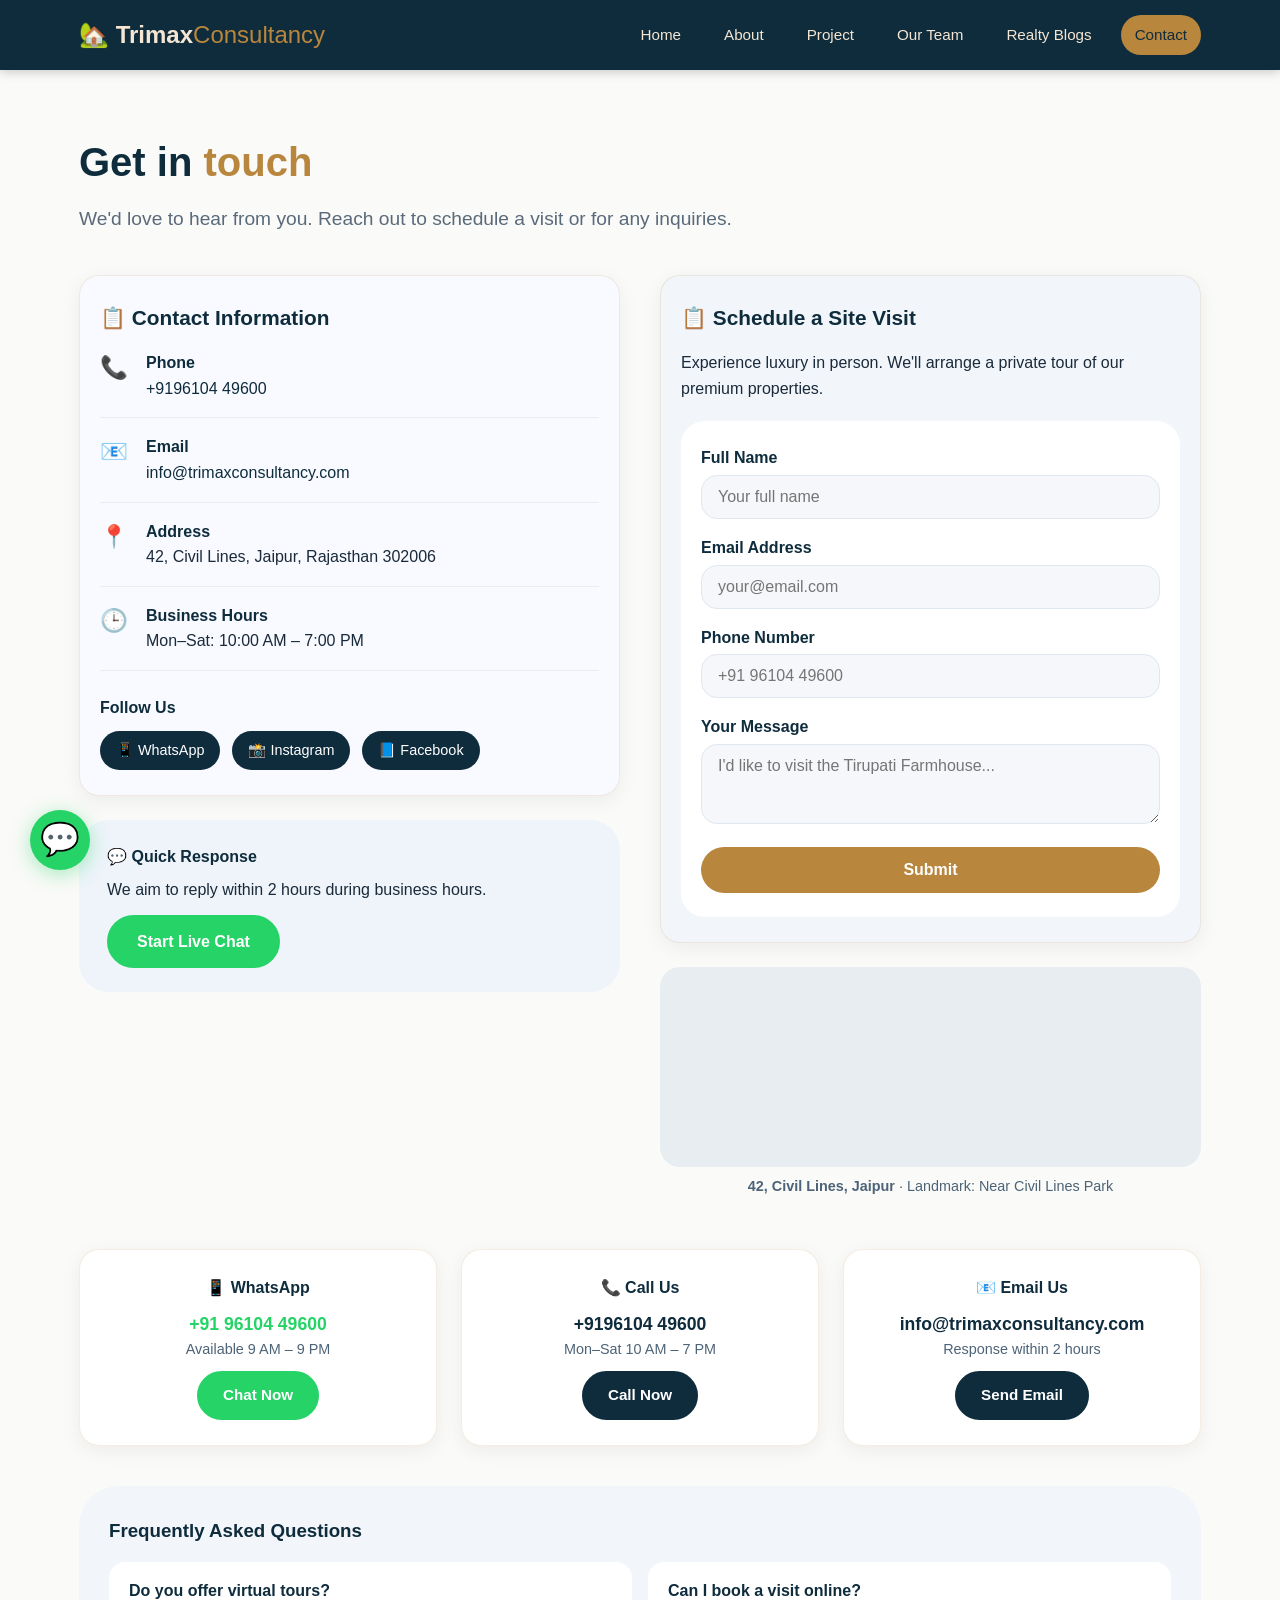
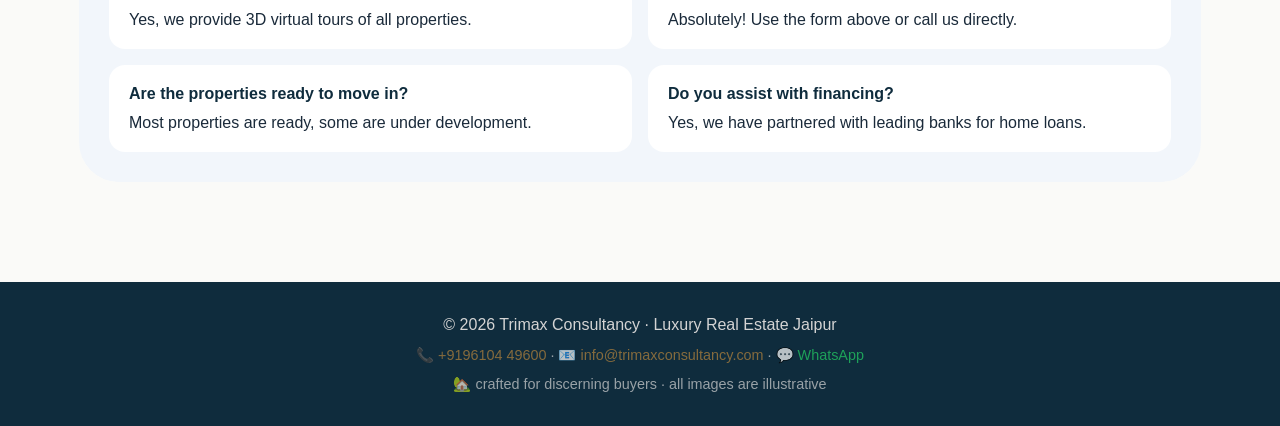
<file: contact.html>
<!DOCTYPE html>
<html lang="en">

<head>
    <meta charset="UTF-8" />
    <meta name="viewport" content="width=device-width, initial-scale=1.0" />
    <title>Contact Us · Trimax Consultancy</title>
    <style>
        /* ===== RESET & BASE ===== */
        * {
            margin: 0;
            padding: 0;
            box-sizing: border-box;
        }

        body {
            font-family: 'Segoe UI', Tahoma, Geneva, Verdana, sans-serif;
            background: #fafaf8;
            color: #1a2a3a;
            line-height: 1.6;
        }

        .container {
            width: 90%;
            max-width: 1200px;
            margin: 0 auto;
            padding: 0 15px;
        }

        /* ===== HEADER ===== */
        header {
            background: #0f2c3d;
            color: white;
            padding: 15px 0;
            position: sticky;
            top: 0;
            z-index: 1000;
            box-shadow: 0 2px 10px rgba(0, 0, 0, 0.2);
        }

        .nav-wrapper {
            display: flex;
            justify-content: space-between;
            align-items: center;
            flex-wrap: wrap;
        }

        .logo {
            font-size: 1.5rem;
            font-weight: 700;
            color: #f5e6d3;
        }

        .logo span {
            color: #b8863d;
            font-weight: 300;
        }

        .menu {
            display: flex;
            gap: 15px;
            flex-wrap: wrap;
        }

        .menu a {
            color: #f5e6d3;
            text-decoration: none;
            padding: 8px 14px;
            border-radius: 25px;
            transition: all 0.3s ease;
            font-size: 0.95rem;
        }

        .menu a:hover {
            background: #b8863d;
            color: #0f2c3d;
            transform: scale(1.05);
            box-shadow: 0 4px 15px rgba(184, 134, 61, 0.4);
        }

        .menu a.active {
            background: #b8863d;
            color: #0f2c3d;
        }

        /* ===== PAGE SECTION ===== */
        .page-section {
            padding: 60px 0;
        }

        .section-title {
            font-size: 2.5rem;
            color: #0f2c3d;
            margin-bottom: 10px;
        }

        .section-title span {
            color: #b8863d;
        }

        .section-sub {
            font-size: 1.2rem;
            color: #5a6a7a;
            margin-bottom: 40px;
        }

        /* ===== GRID SYSTEMS ===== */
        .grid-2 {
            display: grid;
            grid-template-columns: 1fr 1fr;
            gap: 40px;
            align-items: start;
        }

        /* ===== CARDS ===== */
        .card {
            background: white;
            padding: 25px 20px;
            border-radius: 20px;
            box-shadow: 0 5px 20px rgba(0, 0, 0, 0.06);
            transition: transform 0.3s ease, box-shadow 0.3s ease;
            border: 1px solid rgba(184, 134, 61, 0.15);
        }

        .card:hover {
            transform: translateY(-3px);
            box-shadow: 0 10px 30px rgba(0, 0, 0, 0.1);
        }

        .card h3 {
            color: #0f2c3d;
            margin-bottom: 16px;
            font-size: 1.3rem;
        }

        .card h4 {
            color: #0f2c3d;
            margin-bottom: 10px;
        }

        /* ===== CONTACT DETAILS ===== */
        .contact-detail {
            display: flex;
            gap: 16px;
            align-items: flex-start;
            margin-bottom: 16px;
            padding-bottom: 16px;
            border-bottom: 1px solid #e8edf2;
        }

        .contact-detail:last-child {
            border-bottom: none;
            margin-bottom: 0;
            padding-bottom: 0;
        }

        .contact-detail i {
            font-size: 1.4rem;
            min-width: 30px;
            font-style: normal;
        }

        .contact-detail strong {
            color: #0f2c3d;
        }

        /* ===== SOCIAL LINKS ===== */
        .social-links {
            display: flex;
            gap: 12px;
            flex-wrap: wrap;
            margin-top: 10px;
        }

        .social-links a {
            background: #0f2c3d;
            color: white;
            padding: 8px 16px;
            border-radius: 25px;
            text-decoration: none;
            font-size: 0.9rem;
            transition: all 0.3s ease;
        }

        .social-links a:hover {
            background: #b8863d;
            transform: scale(1.05);
        }

        /* ===== BUTTONS ===== */
        .btn-cta {
            display: inline-block;
            padding: 12px 28px;
            background: #0f2c3d;
            color: white;
            text-decoration: none;
            border-radius: 30px;
            font-weight: 600;
            transition: all 0.3s ease;
            border: 2px solid #0f2c3d;
            cursor: pointer;
        }

        .btn-cta:hover {
            background: #b8863d;
            border-color: #b8863d;
            transform: translateY(-3px);
            box-shadow: 0 8px 25px rgba(184, 134, 61, 0.4);
        }

        /* ===== FORM STYLES ===== */
        .form-group {
            margin-bottom: 16px;
        }

        .form-group label {
            font-weight: 600;
            display: block;
            margin-bottom: 4px;
            color: #0f2c3d;
        }

        .form-group input,
        .form-group textarea {
            width: 100%;
            padding: 12px 16px;
            border-radius: 16px;
            border: 1px solid #e0e7ef;
            background: #f5f7fa;
            font-size: 16px;
            box-sizing: border-box;
            transition: border-color 0.3s ease;
            font-family: inherit;
        }

        .form-group input:focus,
        .form-group textarea:focus {
            outline: none;
            border-color: #b8863d;
            box-shadow: 0 0 0 3px rgba(184, 134, 61, 0.2);
        }

        .form-group textarea {
            resize: vertical;
            min-height: 80px;
        }

        .form-container {
            background: white;
            padding: 24px 20px;
            border-radius: 24px;
        }

        /* ===== IMAGE PLACEHOLDER ===== */
        .img-placeholder {
            background: #e8edf2;
            border-radius: 20px;
            display: flex;
            align-items: center;
            justify-content: center;
            min-height: 160px;
            font-size: 1.2rem;
            color: #5a6a7a;
            overflow: hidden;
        }

        /* ===== FAQ SECTION ===== */
        .faq-grid {
            display: grid;
            grid-template-columns: 1fr 1fr;
            gap: 16px;
        }

        .faq-item {
            background: white;
            padding: 16px 20px;
            border-radius: 16px;
        }

        .faq-item strong {
            color: #0f2c3d;
            display: block;
            margin-bottom: 4px;
        }

        /* ===== WHATSAPP FLOATING BUTTON ===== */
        .whatsapp-float {
            position: fixed;
            bottom: 30px;
            left: 30px;
            background: #25D366;
            color: white;
            border-radius: 50%;
            width: 60px;
            height: 60px;
            display: flex;
            align-items: center;
            justify-content: center;
            font-size: 2rem;
            box-shadow: 0 4px 20px rgba(37, 211, 102, 0.4);
            transition: all 0.3s ease;
            z-index: 999;
            text-decoration: none;
        }

        .whatsapp-float:hover {
            transform: scale(1.1);
            box-shadow: 0 6px 30px rgba(37, 211, 102, 0.6);
        }

        /* ===== FOOTER ===== */
        footer {
            background: #0f2c3d;
            color: #d4d4d4;
            text-align: center;
            padding: 30px 0;
            margin-top: 40px;
        }

        /* ===== RESPONSIVE DESIGN ===== */
        @media (max-width: 992px) {
            .grid-2 {
                grid-template-columns: 1fr;
                gap: 30px;
            }

            .faq-grid {
                grid-template-columns: 1fr 1fr;
            }
        }

        @media (max-width: 768px) {
            .nav-wrapper {
                flex-direction: column;
                gap: 15px;
            }

            .menu {
                justify-content: center;
                gap: 8px;
            }

            .menu a {
                font-size: 0.85rem;
                padding: 6px 12px;
            }

            .section-title {
                font-size: 2rem;
            }

            .section-sub {
                font-size: 1rem;
            }

            .page-section {
                padding: 40px 0;
            }

            .faq-grid {
                grid-template-columns: 1fr;
            }

            .social-links {
                justify-content: center;
            }

            .contact-detail {
                flex-direction: row;
                align-items: center;
            }

            .btn-cta {
                padding: 10px 20px;
                font-size: 0.95rem;
                width: 100%;
                text-align: center;
            }

            .form-container {
                padding: 16px 14px;
            }

            .card {
                padding: 20px 16px;
            }

            .logo {
                font-size: 1.3rem;
            }

            .whatsapp-float {
                width: 50px;
                height: 50px;
                font-size: 1.6rem;
                bottom: 20px;
                left: 20px;
            }
        }

        @media (max-width: 480px) {
            .menu a {
                font-size: 0.75rem;
                padding: 4px 10px;
            }

            .section-title {
                font-size: 1.6rem;
            }

            .logo {
                font-size: 1.1rem;
            }

            .social-links a {
                font-size: 0.8rem;
                padding: 6px 12px;
            }

            .contact-detail i {
                font-size: 1.2rem;
                min-width: 25px;
            }

            .faq-item {
                padding: 12px 16px;
            }

            .whatsapp-float {
                width: 45px;
                height: 45px;
                font-size: 1.4rem;
                bottom: 15px;
                left: 15px;
            }
        }
    </style>
</head>

<body>

    <!-- ========== WHATSAPP FLOATING BUTTON ========== -->
    <a href="https://wa.me/919610449600" class="whatsapp-float" target="_blank" aria-label="Chat on WhatsApp">
        💬
    </a>

    <!-- ========== HEADER ========== -->
    <header>
        <div class="container nav-wrapper">
            <div class="logo">🏡 Trimax<span>Consultancy</span></div>
            <nav class="menu">
                <a href="index.html">Home</a>
                <a href="about.html">About</a>
                <a href="project.html">Project</a>
                <a href="ourteam.html">Our Team</a>
                <a href="realtyblogs.html">Realty Blogs</a>
                <a href="contact.html" class="active">Contact</a>
            </nav>
        </div>
    </header>

    <!-- ========== CONTACT US PAGE ========== -->
    <main>
        <section id="contact" class="page-section">
            <div class="container">
                <h1 class="section-title">Get in <span>touch</span></h1>
                <p class="section-sub">We'd love to hear from you. Reach out to schedule a visit or for any inquiries.</p>

                <div class="grid-2">
                    <!-- Left Column: Contact Details -->
                    <div>
                        <div class="card" style="background: #f8faff;">
                            <h3>📋 Contact Information</h3>
                            <div class="contact-detail">
                                <i>📞</i>
                                <div>
                                    <strong>Phone</strong><br>
                                    <a href="tel:+9196104 49600" style="color: #0f2c3d; text-decoration: none;">+9196104 49600</a>
                                </div>
                            </div>
                            <div class="contact-detail">
                                <i>📧</i>
                                <div>
                                    <strong>Email</strong><br>
                                    <a href="mailto:info@trimaxconsultancy.com" style="color: #0f2c3d; text-decoration: none;">info@trimaxconsultancy.com</a>
                                </div>
                            </div>
                            <div class="contact-detail">
                                <i>📍</i>
                                <div>
                                    <strong>Address</strong><br>
                                    42, Civil Lines, Jaipur, Rajasthan 302006
                                </div>
                            </div>
                            <div class="contact-detail">
                                <i>🕒</i>
                                <div>
                                    <strong>Business Hours</strong><br>
                                    Mon–Sat: 10:00 AM – 7:00 PM
                                </div>
                            </div>

                            <div style="margin-top: 24px;">
                                <h4>Follow Us</h4>
                                <div class="social-links">
                                    <a href="https://wa.me/919610449600" target="_blank">📱 WhatsApp</a>
                                    <a href="https://instagram.com/trimaxconsultancy" target="_blank">📸 Instagram</a>
                                    <a href="https://facebook.com/trimaxconsultancy" target="_blank">📘 Facebook</a>
                                 </div>
                            </div>
                        </div>

                        <!-- Quick Response Section -->
                        <div style="margin-top: 24px; background: #eef4fa; padding: 24px 28px; border-radius: 30px;">
                            <h4 style="color: #0f2c3d;">💬 Quick Response</h4>
                            <p style="margin: 8px 0 12px;">We aim to reply within 2 hours during business hours.</p>
                            <a href="https://wa.me/919610449600" target="_blank" class="btn-cta" style="display: inline-block; text-align: center; background: #25D366; border-color: #25D366;">Start Live Chat</a>
                        </div>
                    </div>

                    <!-- Right Column: Visit Request Form -->
                    <div>
                        <div class="card" style="background: #f2f6fb;">
                            <h3>📋 Schedule a Site Visit</h3>
                            <p style="margin-bottom: 20px;">Experience luxury in person. We'll arrange a private tour of our premium properties.</p>

                            <div class="form-container">
                                
                                <!-- Google Form Integration -->
                                    <form action="https://docs.google.com/forms/d/e/1FAIpQLSfGcmT0hoZIhUXLrsnmZD-OLnFCOUbFMimXPrJchgwlZjONXw/viewform" method="POST" target="_blank">
                                    <div class="form-group">
                                        <label for="fullname">Full Name</label>
                                        <input type="text" id="fullname" name="entry.2005620554" placeholder="Your full name" required />
                                    </div>

                                    <div class="form-group">
                                        <label for="email">Email Address</label>
                                        <input type="email" id="email" name="entry.1045781291" placeholder="your@email.com" required />
                                    </div>

                                    <div class="form-group">
                                        <label for="phone">Phone Number</label>
                                        <input type="tel" id="phone" name="entry.1166974658" placeholder="+91 96104 49600" required />
                                    </div>

                                    <div class="form-group">
                                        <label for="message">Your Message</label>
                                        <textarea id="message" name="entry.839337160" placeholder="I'd like to visit the Tirupati Farmhouse..." rows="3"></textarea>
                                    </div>

                                    <button type="submit" class="btn-cta" style="display: block; width: 100%; text-align: center; background: #b8863d; color: white; border: none; padding: 14px 24px; border-radius: 24px; font-size: 16px; font-weight: 600; cursor: pointer;">
                                        Submit
                                    </button>
                                </form>
                            </div>
                        </div>                        
                        
                        <!-- Map Placeholder -->
                        <div style="margin-top: 24px;">
                            <div class="img-placeholder" style="min-height: 160px;">
                                <iframe 
                                    src="https://www.google.com/maps/embed?pb=!1m18!1m12!1m3!1d28450.821234472748!2d75.7718737!3d26.9154582!2m3!1f0!2f0!3f0!3m2!1i1024!2i768!4f13.1!3m3!1m2!1s0x396db3de14cdd669%3A0x16d2c4bf2ebd9524!2sCivil%20Lines%2C%20Jaipur%2C%20Rajasthan!5e0!3m2!1sen!2sin!4v1700000000000" 
                                    width="100%" 
                                    height="200" 
                                    style="border:0; border-radius: 20px;" 
                                    allowfullscreen="" 
                                    loading="lazy" 
                                    referrerpolicy="no-referrer-when-downgrade">
                                </iframe>
                            </div>
                            <p style="text-align: center; margin-top: 8px; color: #4d6377; font-size: 0.9rem;">
                                <strong>42, Civil Lines, Jaipur</strong> · Landmark: Near Civil Lines Park
                            </p>
                        </div>
                    </div>
                </div>

                <!-- Additional Contact Options -->
                <div style="margin-top: 50px; display: flex; gap: 24px; flex-wrap: wrap;">
                    <div class="card" style="flex: 1; min-width: 200px; text-align: center;">
                        <h4>📱 WhatsApp</h4>
                        <p style="font-size: 1.1rem;">
                            <a href="https://wa.me/919610449600" target="_blank" style="color: #25D366; text-decoration: none; font-weight: 700;">+91 96104 49600</a>
                        </p>
                        <p style="color: #4d6377; font-size: 0.9rem;">Available 9 AM – 9 PM</p>
                        <a href="https://wa.me/919610449600" target="_blank" class="btn-cta" style="margin-top: 10px; background: #25D366; border-color: #25D366; padding: 10px 24px; font-size: 0.95rem;">Chat Now</a>
                    </div>
                    <div class="card" style="flex: 1; min-width: 200px; text-align: center;">
                        <h4>📞 Call Us</h4>
                        <p style="font-size: 1.1rem;">
                            <a href="tel:+9196104 49600" style="color: #0f2c3d; text-decoration: none; font-weight: 700;">+9196104 49600</a>
                        </p>
                        <p style="color: #4d6377; font-size: 0.9rem;">Mon–Sat 10 AM – 7 PM</p>
                        <a href="tel:+9196104 49600" class="btn-cta" style="margin-top: 10px; padding: 10px 24px; font-size: 0.95rem;">Call Now</a>
                    </div>
                    <div class="card" style="flex: 1; min-width: 200px; text-align: center;">
                        <h4>📧 Email Us</h4>
                        <p style="font-size: 1.1rem;">
                            <a href="mailto:info@trimaxconsultancy.com" style="color: #0f2c3d; text-decoration: none; font-weight: 700;">info@trimaxconsultancy.com</a>
                        </p>
                        <p style="color: #4d6377; font-size: 0.9rem;">Response within 2 hours</p>
                        <a href="mailto:info@trimaxconsultancy.com" class="btn-cta" style="margin-top: 10px; padding: 10px 24px; font-size: 0.95rem;">Send Email</a>
                    </div>
                </div>

                <!-- FAQ Section -->
                <div style="margin-top: 40px; background: #f2f6fb; padding: 30px; border-radius: 40px;">
                    <h3 style="color: #0f2c3d; margin-bottom: 16px;"> Frequently Asked Questions</h3>
                    <div class="faq-grid">
                        <div class="faq-item">
                            <strong>Do you offer virtual tours?</strong>
                            Yes, we provide 3D virtual tours of all properties.
                        </div>
                        <div class="faq-item">
                            <strong>Can I book a visit online?</strong>
                            Absolutely! Use the form above or call us directly.
                        </div>
                        <div class="faq-item">
                            <strong>Are the properties ready to move in?</strong>
                            Most properties are ready, some are under development.
                        </div>
                        <div class="faq-item">
                            <strong>Do you assist with financing?</strong>
                            Yes, we have partnered with leading banks for home loans.
                        </div>
                    </div>
                </div>
            </div>
        </section>
    </main>

    <!-- ========== FOOTER ========== -->
    <footer>
        <div class="container">
            <p>© 2026 Trimax Consultancy · Luxury Real Estate Jaipur</p>
            <p style="margin-top: 6px; font-size: 0.9rem; opacity: 0.7;">
                📞 <a href="tel:+9196104 49600" style="color: #b8863d; text-decoration: none;">+9196104 49600</a> · 
                📧 <a href="mailto:info@trimaxconsultancy.com" style="color: #b8863d; text-decoration: none;">info@trimaxconsultancy.com</a> · 
                💬 <a href="https://wa.me/919610449600" target="_blank" style="color: #25D366; text-decoration: none;">WhatsApp</a>
            </p>
            <p style="margin-top: 6px; font-size: 0.9rem; opacity: 0.7;">🏡 crafted for discerning buyers · all images are illustrative</p>
        </div>
    </footer>

    <!-- ========== JAVASCRIPT ========== -->
    <script>
        document.addEventListener('DOMContentLoaded', function() {
            // Active menu highlight
            const currentPage = window.location.pathname.split('/').pop() || 'contact.html';
            const menuLinks = document.querySelectorAll('.menu a');
            menuLinks.forEach(link => {
                const linkHref = link.getAttribute('href');
                if (linkHref === currentPage) {
                    link.classList.add('active');
                } else {
                    link.classList.remove('active');
                }
            });

            // Smooth scroll for internal links
            document.querySelectorAll('a[href^="#"]').forEach(anchor => {
                anchor.addEventListener('click', function(e) {
                    const targetId = this.getAttribute('href');
                    if (targetId === '#') return;
                    const targetElement = document.querySelector(targetId);
                    if (targetElement) {
                        e.preventDefault();
                        targetElement.scrollIntoView({
                            behavior: 'smooth',
                            block: 'start'
                        });
                    }
                });
            });

            console.log('Trimax Consultancy · Contact page loaded');
        });
    </script>

</body>

</html>
</file>
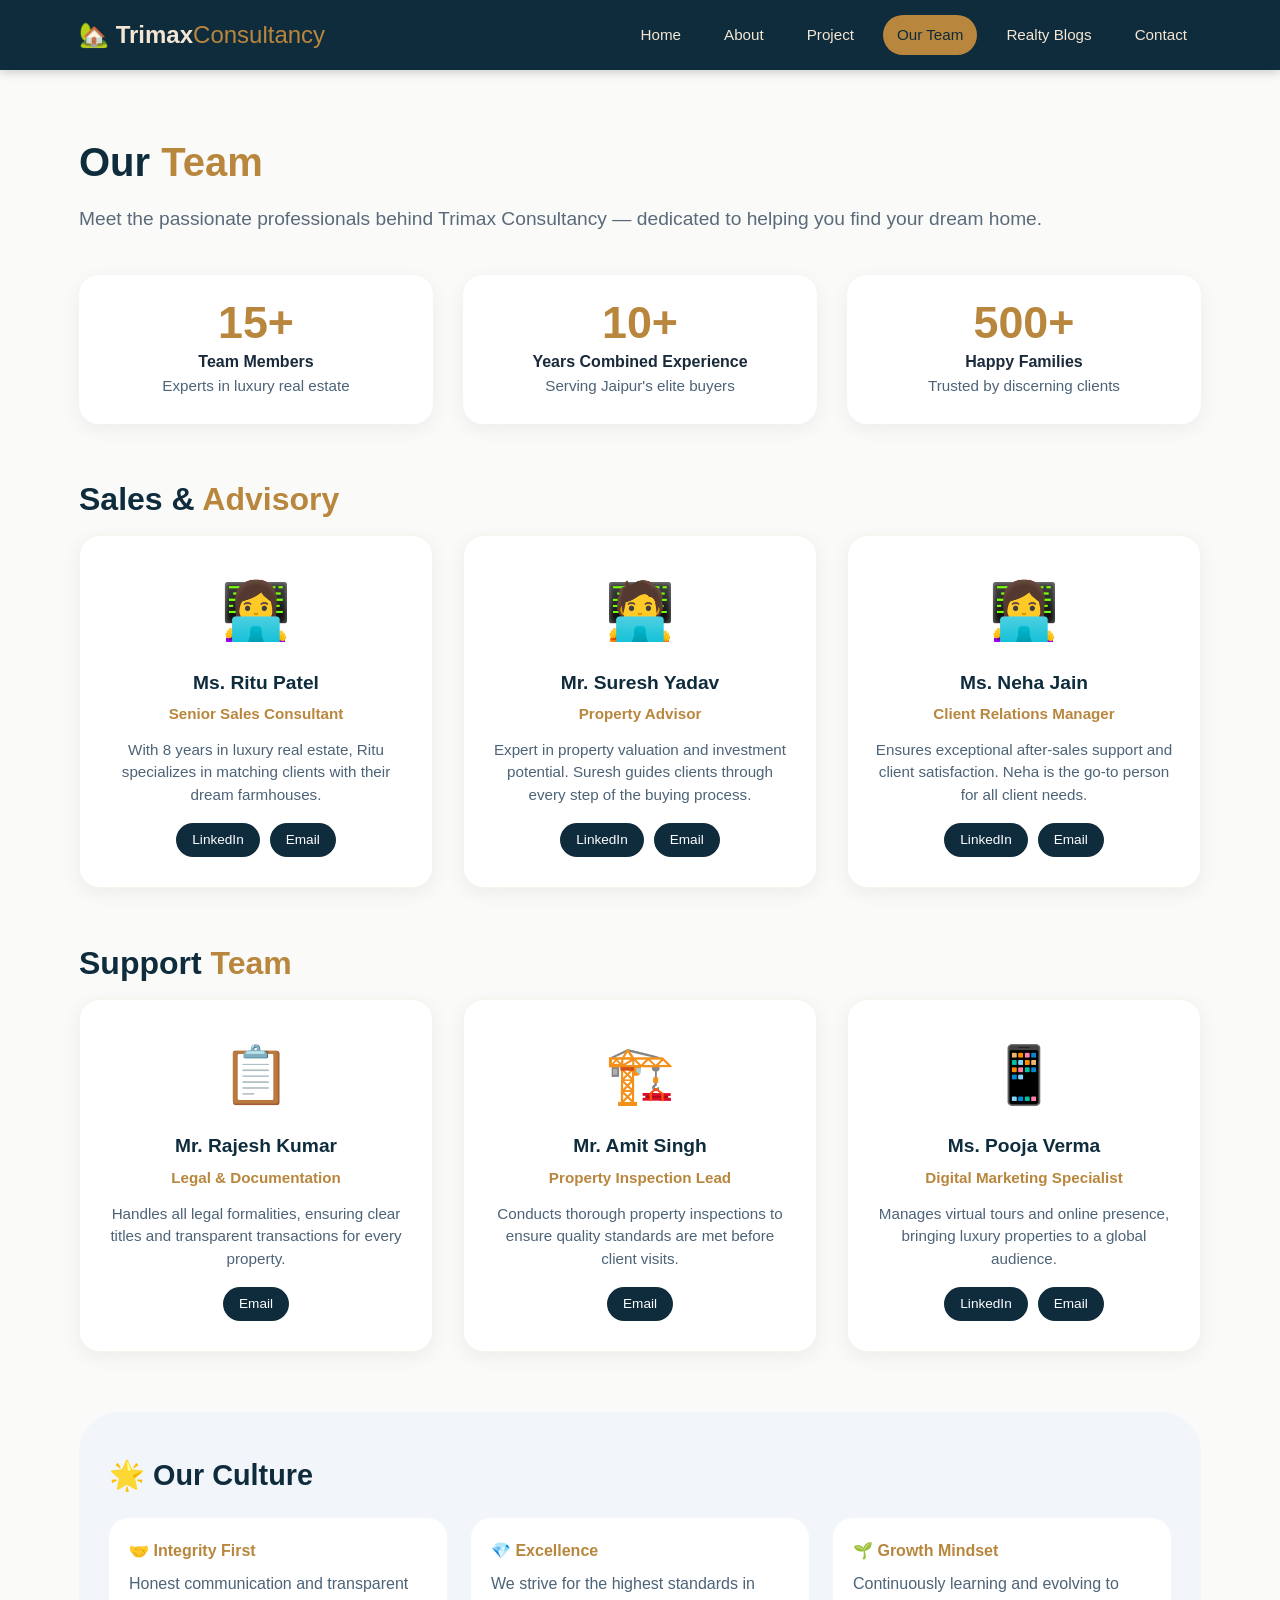
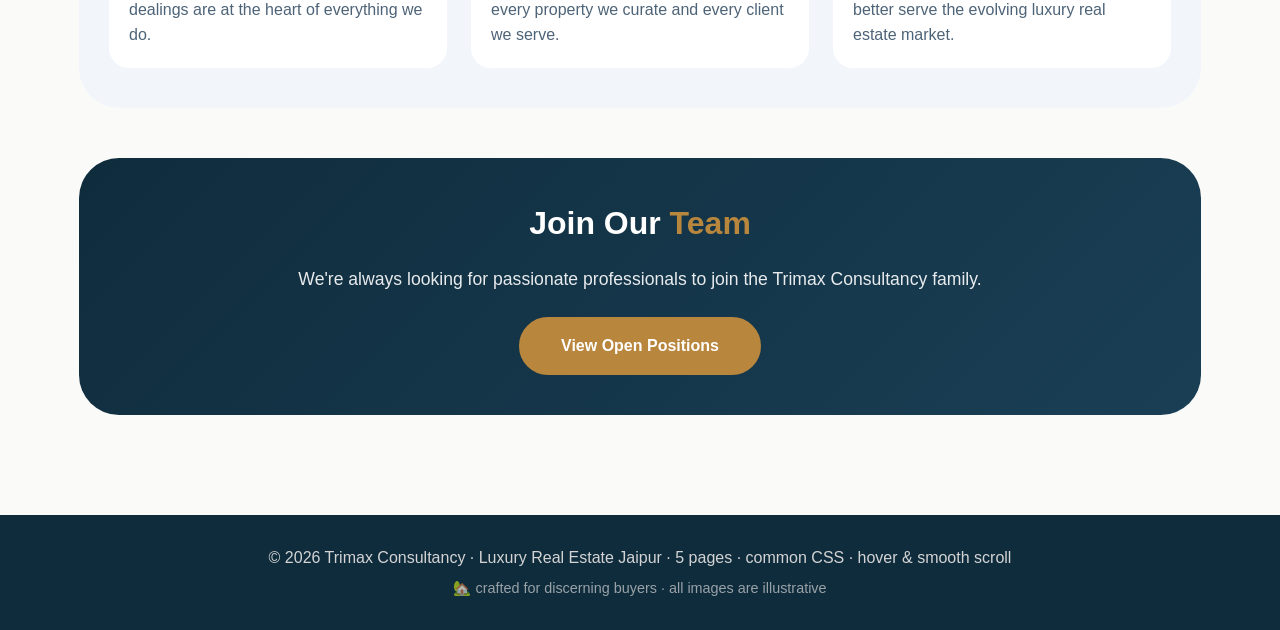
<file: ourteam.html>
<!DOCTYPE html>
<html lang="en">

<head>
    <meta charset="UTF-8" />
    <meta name="viewport" content="width=device-width, initial-scale=1.0" />
    <title>Our Team · Trimax Consultancy</title>
    <style>
        /* ===== RESET & BASE ===== */
        * {
            margin: 0;
            padding: 0;
            box-sizing: border-box;
        }

        body {
            font-family: 'Segoe UI', Tahoma, Geneva, Verdana, sans-serif;
            background: #fafaf8;
            color: #1a2a3a;
            line-height: 1.6;
        }

        .container {
            width: 90%;
            max-width: 1200px;
            margin: 0 auto;
            padding: 0 15px;
        }

        /* ===== HEADER ===== */
        header {
            background: #0f2c3d;
            color: white;
            padding: 15px 0;
            position: sticky;
            top: 0;
            z-index: 1000;
            box-shadow: 0 2px 10px rgba(0, 0, 0, 0.2);
        }

        .nav-wrapper {
            display: flex;
            justify-content: space-between;
            align-items: center;
            flex-wrap: wrap;
        }

        .logo {
            font-size: 1.5rem;
            font-weight: 700;
            color: #f5e6d3;
        }

        .logo span {
            color: #b8863d;
            font-weight: 300;
        }

        .menu {
            display: flex;
            gap: 15px;
            flex-wrap: wrap;
        }

        .menu a {
            color: #f5e6d3;
            text-decoration: none;
            padding: 8px 14px;
            border-radius: 25px;
            transition: all 0.3s ease;
            font-size: 0.95rem;
        }

        .menu a:hover {
            background: #b8863d;
            color: #0f2c3d;
            transform: scale(1.05);
            box-shadow: 0 4px 15px rgba(184, 134, 61, 0.4);
        }

        .menu a.active {
            background: #b8863d;
            color: #0f2c3d;
        }

        /* ===== PAGE SECTION ===== */
        .page-section {
            padding: 60px 0;
        }

        .section-title {
            font-size: 2.5rem;
            color: #0f2c3d;
            margin-bottom: 10px;
        }

        .section-title span {
            color: #b8863d;
        }

        .section-sub {
            font-size: 1.2rem;
            color: #5a6a7a;
            margin-bottom: 40px;
        }

        /* ===== GRID SYSTEMS ===== */
        .grid-3 {
            display: grid;
            grid-template-columns: repeat(3, 1fr);
            gap: 30px;
        }

        .team-grid {
            display: grid;
            grid-template-columns: repeat(3, 1fr);
            gap: 30px;
        }

        .culture-grid {
            display: grid;
            grid-template-columns: repeat(3, 1fr);
            gap: 24px;
        }

        /* ===== CARDS ===== */
        .card {
            background: white;
            padding: 25px 20px;
            border-radius: 20px;
            box-shadow: 0 5px 20px rgba(0, 0, 0, 0.06);
            transition: transform 0.3s ease, box-shadow 0.3s ease;
        }

        .card:hover {
            transform: translateY(-5px);
            box-shadow: 0 10px 30px rgba(0, 0, 0, 0.1);
        }

        .stat-number {
            font-size: 2.8rem;
            font-weight: 800;
            color: #b8863d;
            line-height: 1;
        }

        /* ===== TEAM CARDS ===== */
        .team-card {
            background: white;
            padding: 30px 25px;
            border-radius: 20px;
            box-shadow: 0 5px 20px rgba(0, 0, 0, 0.06);
            text-align: center;
            transition: transform 0.3s ease, box-shadow 0.3s ease;
            border: 1px solid rgba(184, 134, 61, 0.1);
        }

        .team-card:hover {
            transform: translateY(-5px);
            box-shadow: 0 10px 30px rgba(0, 0, 0, 0.12);
        }

        .avatar {
            font-size: 3.5rem;
            margin-bottom: 12px;
            display: block;
        }

        .team-card h3 {
            color: #0f2c3d;
            font-size: 1.2rem;
            margin-bottom: 4px;
        }

        .role {
            color: #b8863d;
            font-weight: 600;
            font-size: 0.95rem;
            margin-bottom: 12px;
        }

        .bio {
            color: #4d6377;
            font-size: 0.95rem;
            margin-bottom: 16px;
            line-height: 1.5;
        }

        /* ===== SOCIAL LINKS ===== */
        .social-links {
            display: flex;
            gap: 10px;
            justify-content: center;
            flex-wrap: wrap;
        }

        .social-links a {
            background: #0f2c3d;
            color: white;
            padding: 6px 16px;
            border-radius: 25px;
            text-decoration: none;
            font-size: 0.85rem;
            transition: all 0.3s ease;
        }

        .social-links a:hover {
            background: #b8863d;
            transform: scale(1.05);
        }

        /* ===== CULTURE ITEMS ===== */
        .culture-item {
            background: white;
            padding: 20px;
            border-radius: 20px;
            transition: transform 0.3s ease;
        }

        .culture-item:hover {
            transform: translateY(-3px);
        }

        .culture-item h4 {
            color: #b8863d;
            margin-bottom: 8px;
        }

        .culture-item p {
            color: #4d6377;
        }

        /* ===== BUTTONS ===== */
        .btn-cta {
            display: inline-block;
            padding: 14px 40px;
            background: #0f2c3d;
            color: white;
            text-decoration: none;
            border-radius: 60px;
            font-weight: 600;
            transition: all 0.3s ease;
            border: 2px solid #0f2c3d;
        }

        .btn-cta:hover {
            background: #b8863d;
            border-color: #b8863d;
            transform: translateY(-3px);
            box-shadow: 0 8px 25px rgba(184, 134, 61, 0.4);
        }

        /* ===== FOOTER ===== */
        footer {
            background: #0f2c3d;
            color: #d4d4d4;
            text-align: center;
            padding: 30px 0;
            margin-top: 40px;
        }

        /* ===== RESPONSIVE DESIGN ===== */
        @media (max-width: 992px) {
            .team-grid {
                grid-template-columns: repeat(2, 1fr);
            }

            .culture-grid {
                grid-template-columns: repeat(2, 1fr);
            }
        }

        @media (max-width: 768px) {
            .nav-wrapper {
                flex-direction: column;
                gap: 15px;
            }

            .menu {
                justify-content: center;
                gap: 8px;
            }

            .menu a {
                font-size: 0.85rem;
                padding: 6px 12px;
            }

            .section-title {
                font-size: 2rem;
            }

            .section-sub {
                font-size: 1rem;
            }

            .page-section {
                padding: 40px 0;
            }

            .grid-3 {
                grid-template-columns: 1fr;
                gap: 20px;
            }

            .team-grid {
                grid-template-columns: 1fr;
                gap: 20px;
            }

            .culture-grid {
                grid-template-columns: 1fr;
                gap: 16px;
            }

            .stat-number {
                font-size: 2.2rem;
            }

            .avatar {
                font-size: 2.8rem;
            }

            .btn-cta {
                padding: 12px 30px;
                font-size: 0.95rem;
                display: block;
                width: 100%;
                text-align: center;
            }

            .logo {
                font-size: 1.3rem;
            }

            .team-card {
                padding: 20px;
            }
        }

        @media (max-width: 480px) {
            .menu a {
                font-size: 0.75rem;
                padding: 4px 10px;
            }

            .section-title {
                font-size: 1.6rem;
            }

            .logo {
                font-size: 1.1rem;
            }

            .stat-number {
                font-size: 1.8rem;
            }

            .avatar {
                font-size: 2.4rem;
            }

            .team-card h3 {
                font-size: 1.1rem;
            }

            .social-links a {
                font-size: 0.8rem;
                padding: 4px 12px;
            }
        }
    </style>
</head>

<body>

    <!-- ========== HEADER ========== -->
    <header>
        <div class="container nav-wrapper">
            <div class="logo">🏡 Trimax<span>Consultancy</span></div>
            <nav class="menu">
                <a href="index.html">Home</a>
                <a href="about.html">About</a>
                <a href="project.html">Project</a>
                <a href="ourteam.html" class="active">Our Team</a>
                <a href="realtyblogs.html">Realty Blogs</a>
                <a href="contact.html">Contact</a>
            </nav>
        </div>
    </header>

    <!-- ========== OUR TEAM PAGE ========== -->
    <main>
        <section id="team" class="page-section">
            <div class="container">
                <h1 class="section-title">Our <span>Team</span></h1>
                <p class="section-sub">Meet the passionate professionals behind Trimax Consultancy — dedicated to
                    helping you find your dream home.</p>

                <!-- Team Statistics -->
                <div class="grid-3" style="margin-bottom: 50px;">
                    <div class="card" style="text-align: center;">
                        <div class="stat-number">15+</div>
                        <p style="font-weight: 600; margin-top: 4px;">Team Members</p>
                        <p style="color: #4d6377; font-size: 0.95rem;">Experts in luxury real estate</p>
                    </div>
                    <div class="card" style="text-align: center;">
                        <div class="stat-number">10+</div>
                        <p style="font-weight: 600; margin-top: 4px;">Years Combined Experience</p>
                        <p style="color: #4d6377; font-size: 0.95rem;">Serving Jaipur's elite buyers</p>
                    </div>
                    <div class="card" style="text-align: center;">
                        <div class="stat-number">500+</div>
                        <p style="font-weight: 600; margin-top: 4px;">Happy Families</p>
                        <p style="color: #4d6377; font-size: 0.95rem;">Trusted by discerning clients</p>
                    </div>
                </div>

                <!-- Sales & Advisory Team -->
                <h2 class="section-title" style="font-size: 2rem; margin-top: 50px;">Sales & <span>Advisory</span></h2>
                <div class="team-grid">
                    <div class="team-card">
                        <div class="avatar">👩‍💻</div>
                        <h3>Ms. Ritu Patel</h3>
                        <div class="role">Senior Sales Consultant</div>
                        <p class="bio">With 8 years in luxury real estate, Ritu specializes in matching clients with
                            their dream farmhouses.</p>
                        <div class="social-links">
                            <a href="#">LinkedIn</a>
                            <a href="#">Email</a>
                        </div>
                    </div>

                    <div class="team-card">
                        <div class="avatar">🧑‍💻</div>
                        <h3>Mr. Suresh Yadav</h3>
                        <div class="role">Property Advisor</div>
                        <p class="bio">Expert in property valuation and investment potential. Suresh guides clients
                            through every step of the buying process.</p>
                        <div class="social-links">
                            <a href="#">LinkedIn</a>
                            <a href="#">Email</a>
                        </div>
                    </div>

                    <div class="team-card">
                        <div class="avatar">👩‍💻</div>
                        <h3>Ms. Neha Jain</h3>
                        <div class="role">Client Relations Manager</div>
                        <p class="bio">Ensures exceptional after-sales support and client satisfaction. Neha is the
                            go-to person for all client needs.</p>
                        <div class="social-links">
                            <a href="#">LinkedIn</a>
                            <a href="#">Email</a>
                        </div>
                    </div>
                </div>

                <!-- Support Team -->
                <h2 class="section-title" style="font-size: 2rem; margin-top: 50px;">Support <span>Team</span></h2>
                <div class="team-grid">
                    <div class="team-card">
                        <div class="avatar">📋</div>
                        <h3>Mr. Rajesh Kumar</h3>
                        <div class="role">Legal & Documentation</div>
                        <p class="bio">Handles all legal formalities, ensuring clear titles and transparent transactions
                            for every property.</p>
                        <div class="social-links">
                            <a href="#">Email</a>
                        </div>
                    </div>

                    <div class="team-card">
                        <div class="avatar">🏗️</div>
                        <h3>Mr. Amit Singh</h3>
                        <div class="role">Property Inspection Lead</div>
                        <p class="bio">Conducts thorough property inspections to ensure quality standards are met before
                            client visits.</p>
                        <div class="social-links">
                            <a href="#">Email</a>
                        </div>
                    </div>

                    <div class="team-card">
                        <div class="avatar">📱</div>
                        <h3>Ms. Pooja Verma</h3>
                        <div class="role">Digital Marketing Specialist</div>
                        <p class="bio">Manages virtual tours and online presence, bringing luxury properties to a global
                            audience.</p>
                        <div class="social-links">
                            <a href="#">LinkedIn</a>
                            <a href="#">Email</a>
                        </div>
                    </div>
                </div>

                <!-- Our Culture Section -->
                <div style="margin-top: 60px; background: #f2f6fb; padding: 40px 30px; border-radius: 40px;">
                    <h2 style="color: #0f2c3d; font-size: 1.8rem; margin-bottom: 20px;">🌟 Our Culture</h2>
                    <div class="culture-grid">
                        <div class="culture-item">
                            <h4>🤝 Integrity First</h4>
                            <p>Honest communication and transparent dealings are at the heart of everything we do.</p>
                        </div>
                        <div class="culture-item">
                            <h4>💎 Excellence</h4>
                            <p>We strive for the highest standards in every property we curate and every client we serve.</p>
                        </div>
                        <div class="culture-item">
                            <h4>🌱 Growth Mindset</h4>
                            <p>Continuously learning and evolving to better serve the evolving luxury real estate market.</p>
                        </div>
                    </div>
                </div>

                <!-- Join Our Team CTA -->
                <div style="margin-top: 50px; background: linear-gradient(135deg, #0f2c3d, #1a3f55); padding: 40px 30px; border-radius: 40px; text-align: center; color: white;">
                    <h2 style="font-size: 2rem; margin-bottom: 16px;">Join Our <span style="color: #b8863d;">Team</span></h2>
                    <p style="font-size: 1.1rem; margin-bottom: 24px; opacity: 0.9;">We're always looking for passionate
                        professionals to join the Trimax Consultancy family.</p>
                    <a href="#contact" class="btn-cta" style="background: #b8863d; color: white; border-color: #b8863d;">View Open Positions</a>
                </div>
            </div>
        </section>
    </main>

    <!-- ========== FOOTER ========== -->
    <footer>
        <div class="container">
            <p>© 2026 Trimax Consultancy · Luxury Real Estate Jaipur · 5 pages · common CSS · hover & smooth scroll</p>
            <p style="margin-top: 6px; font-size: 0.9rem; opacity: 0.7;">🏡 crafted for discerning buyers · all images are illustrative</p>
        </div>
    </footer>

    <!-- ========== JAVASCRIPT ========== -->
    <script>
        document.addEventListener('DOMContentLoaded', function() {
            // Active menu highlight
            const currentPage = window.location.pathname.split('/').pop() || 'ourteam.html';
            const menuLinks = document.querySelectorAll('.menu a');
            menuLinks.forEach(link => {
                const linkHref = link.getAttribute('href');
                if (linkHref === currentPage) {
                    link.classList.add('active');
                } else {
                    link.classList.remove('active');
                }
            });

            // Smooth scroll for internal links
            document.querySelectorAll('a[href^="#"]').forEach(anchor => {
                anchor.addEventListener('click', function(e) {
                    const targetId = this.getAttribute('href');
                    if (targetId === '#') return;
                    const targetElement = document.querySelector(targetId);
                    if (targetElement) {
                        e.preventDefault();
                        targetElement.scrollIntoView({
                            behavior: 'smooth',
                            block: 'start'
                        });
                    }
                });
            });

            console.log('Trimax Consultancy · Team page loaded');
        });
    </script>

</body>

</html>
</file>
